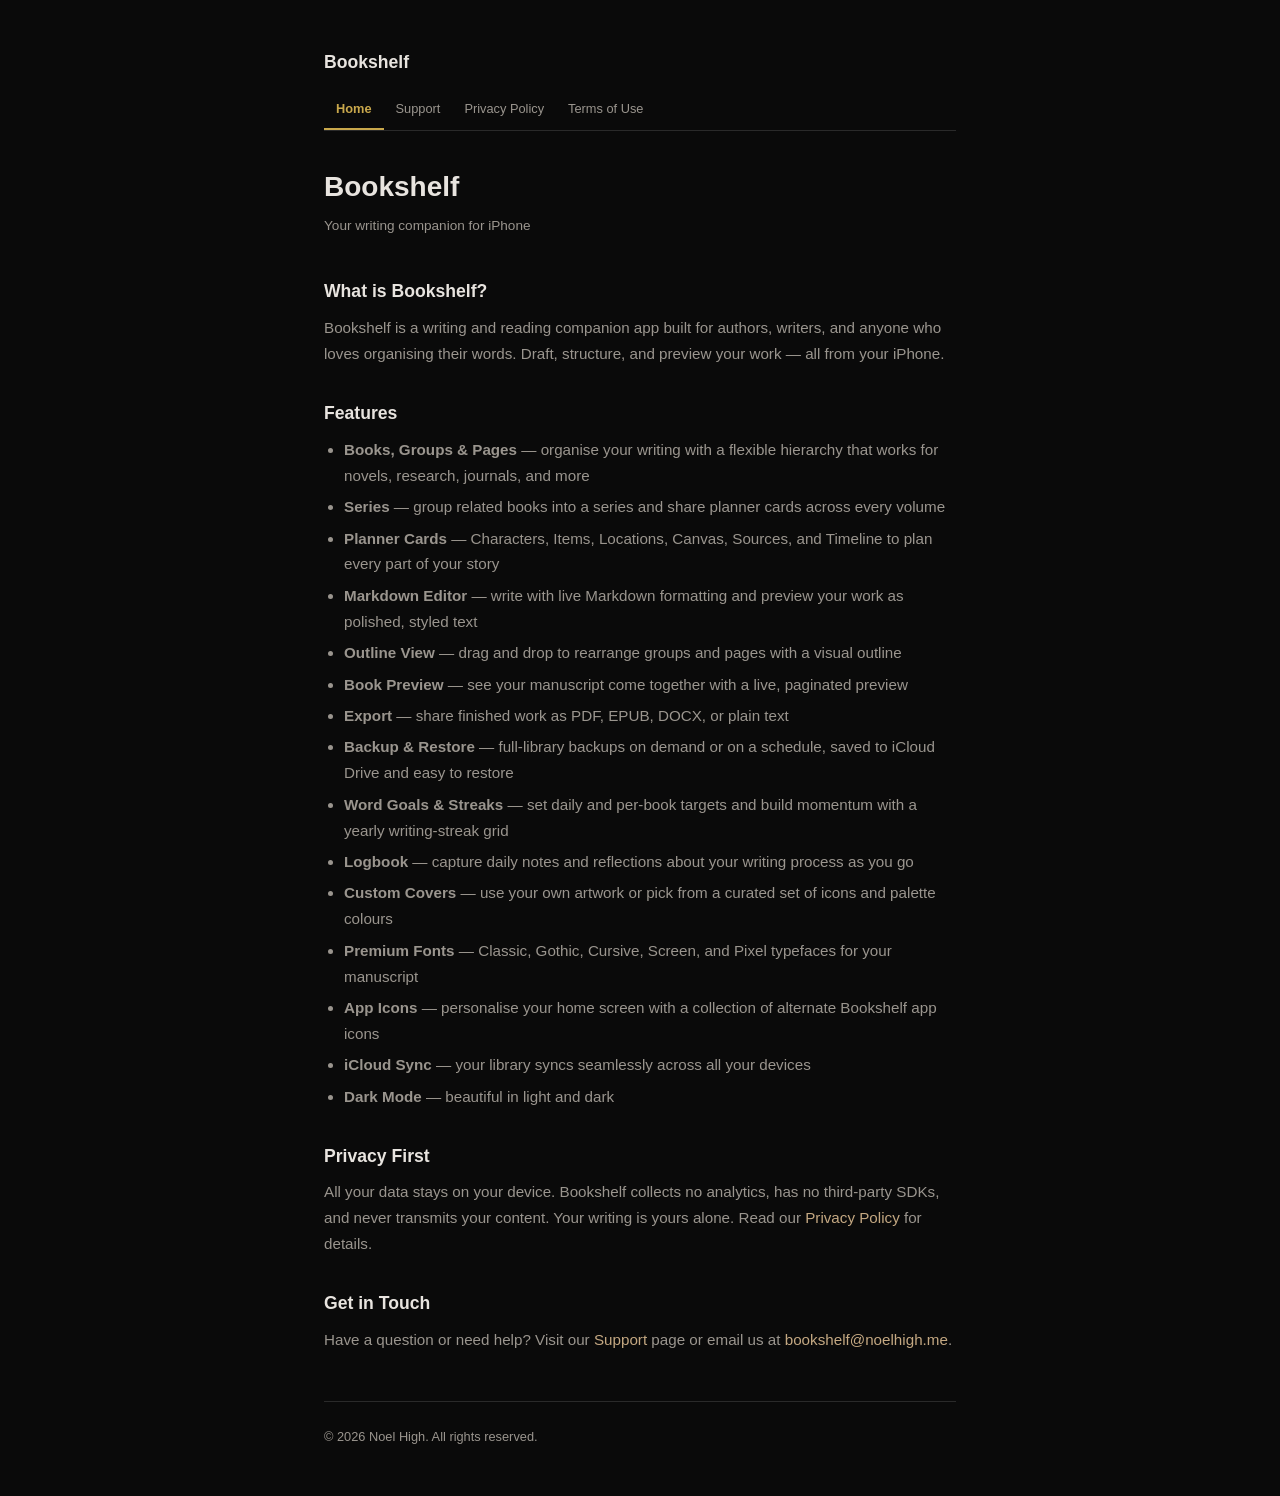
<file: index.html>
<!DOCTYPE html>
<html lang="en">
<head>
    <meta charset="UTF-8">
    <meta name="viewport" content="width=device-width, initial-scale=1.0">
    <title>Bookshelf — Writing Companion</title>
    <link rel="stylesheet" href="style.css">
</head>
<body>
    <nav class="nav">
        <span class="app-name">Bookshelf</span>
        <div class="tabs">
            <a href="index.html" class="active">Home</a>
            <a href="support.html">Support</a>
            <a href="privacy-policy.html">Privacy Policy</a>
            <a href="terms-of-use.html">Terms of Use</a>
        </div>
    </nav>

    <h1>Bookshelf</h1>
    <p class="updated">Your writing companion for iPhone</p>

    <h2>What is Bookshelf?</h2>
    <p>Bookshelf is a writing and reading companion app built for authors, writers, and anyone who loves organising their words. Draft, structure, and preview your work — all from your iPhone.</p>

    <h2>Features</h2>
    <ul>
        <li><strong>Books, Groups &amp; Pages</strong> — organise your writing with a flexible hierarchy that works for novels, research, journals, and more</li>
        <li><strong>Series</strong> — group related books into a series and share planner cards across every volume</li>
        <li><strong>Planner Cards</strong> — Characters, Items, Locations, Canvas, Sources, and Timeline to plan every part of your story</li>
        <li><strong>Markdown Editor</strong> — write with live Markdown formatting and preview your work as polished, styled text</li>
        <li><strong>Outline View</strong> — drag and drop to rearrange groups and pages with a visual outline</li>
        <li><strong>Book Preview</strong> — see your manuscript come together with a live, paginated preview</li>
        <li><strong>Export</strong> — share finished work as PDF, EPUB, DOCX, or plain text</li>
        <li><strong>Backup &amp; Restore</strong> — full-library backups on demand or on a schedule, saved to iCloud Drive and easy to restore</li>
        <li><strong>Word Goals &amp; Streaks</strong> — set daily and per-book targets and build momentum with a yearly writing-streak grid</li>
        <li><strong>Logbook</strong> — capture daily notes and reflections about your writing process as you go</li>
        <li><strong>Custom Covers</strong> — use your own artwork or pick from a curated set of icons and palette colours</li>
        <li><strong>Premium Fonts</strong> — Classic, Gothic, Cursive, Screen, and Pixel typefaces for your manuscript</li>
        <li><strong>App Icons</strong> — personalise your home screen with a collection of alternate Bookshelf app icons</li>
        <li><strong>iCloud Sync</strong> — your library syncs seamlessly across all your devices</li>
        <li><strong>Dark Mode</strong> — beautiful in light and dark</li>
    </ul>

    <h2>Privacy First</h2>
    <p>All your data stays on your device. Bookshelf collects no analytics, has no third-party SDKs, and never transmits your content. Your writing is yours alone. Read our <a href="privacy-policy.html">Privacy Policy</a> for details.</p>

    <h2>Get in Touch</h2>
    <p>Have a question or need help? Visit our <a href="support.html">Support</a> page or email us at <a href="mailto:bookshelf@noelhigh.me">bookshelf@noelhigh.me</a>.</p>

    <footer>&copy; 2026 Noel High. All rights reserved.</footer>
</body>
</html>
</file>
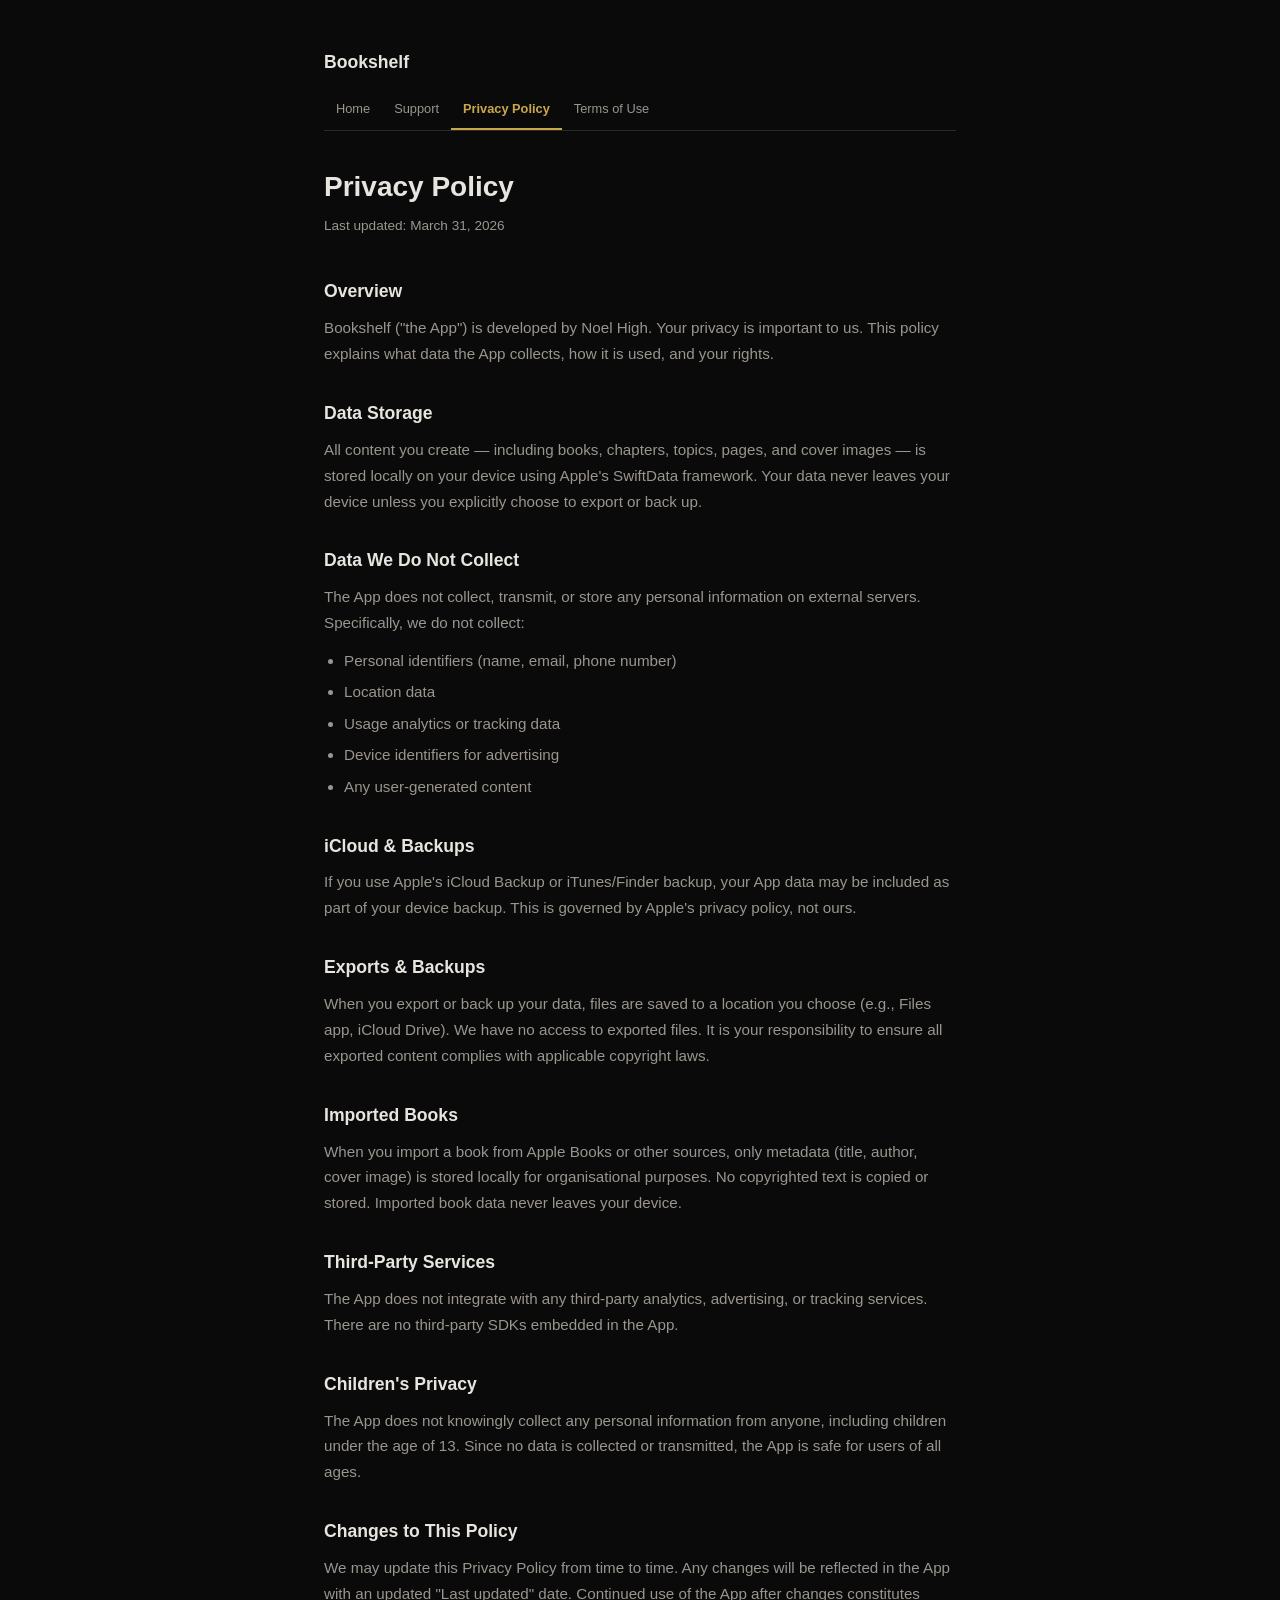
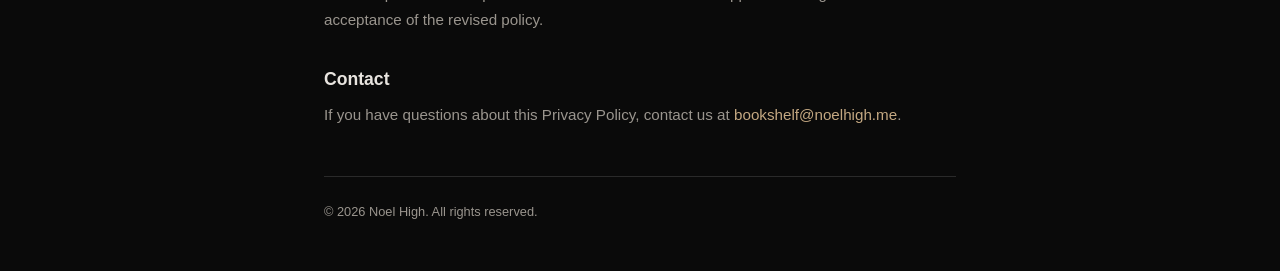
<file: privacy-policy.html>
<!DOCTYPE html>
<html lang="en">
<head>
    <meta charset="UTF-8">
    <meta name="viewport" content="width=device-width, initial-scale=1.0">
    <title>Privacy Policy — Bookshelf</title>
    <link rel="stylesheet" href="style.css">
</head>
<body>
    <nav class="nav">
        <span class="app-name">Bookshelf</span>
        <div class="tabs">
            <a href="index.html">Home</a>
            <a href="support.html">Support</a>
            <a href="privacy-policy.html" class="active">Privacy Policy</a>
            <a href="terms-of-use.html">Terms of Use</a>
        </div>
    </nav>

    <h1>Privacy Policy</h1>
    <p class="updated">Last updated: March 31, 2026</p>

    <h2>Overview</h2>
    <p>Bookshelf ("the App") is developed by Noel High. Your privacy is important to us. This policy explains what data the App collects, how it is used, and your rights.</p>

    <h2>Data Storage</h2>
    <p>All content you create — including books, chapters, topics, pages, and cover images — is stored locally on your device using Apple's SwiftData framework. Your data never leaves your device unless you explicitly choose to export or back up.</p>

    <h2>Data We Do Not Collect</h2>
    <p>The App does not collect, transmit, or store any personal information on external servers. Specifically, we do not collect:</p>
    <ul>
        <li>Personal identifiers (name, email, phone number)</li>
        <li>Location data</li>
        <li>Usage analytics or tracking data</li>
        <li>Device identifiers for advertising</li>
        <li>Any user-generated content</li>
    </ul>

    <h2>iCloud &amp; Backups</h2>
    <p>If you use Apple's iCloud Backup or iTunes/Finder backup, your App data may be included as part of your device backup. This is governed by Apple's privacy policy, not ours.</p>

    <h2>Exports &amp; Backups</h2>
    <p>When you export or back up your data, files are saved to a location you choose (e.g., Files app, iCloud Drive). We have no access to exported files. It is your responsibility to ensure all exported content complies with applicable copyright laws.</p>

    <h2>Imported Books</h2>
    <p>When you import a book from Apple Books or other sources, only metadata (title, author, cover image) is stored locally for organisational purposes. No copyrighted text is copied or stored. Imported book data never leaves your device.</p>

    <h2>Third-Party Services</h2>
    <p>The App does not integrate with any third-party analytics, advertising, or tracking services. There are no third-party SDKs embedded in the App.</p>

    <h2>Children's Privacy</h2>
    <p>The App does not knowingly collect any personal information from anyone, including children under the age of 13. Since no data is collected or transmitted, the App is safe for users of all ages.</p>

    <h2>Changes to This Policy</h2>
    <p>We may update this Privacy Policy from time to time. Any changes will be reflected in the App with an updated "Last updated" date. Continued use of the App after changes constitutes acceptance of the revised policy.</p>

    <h2>Contact</h2>
    <p>If you have questions about this Privacy Policy, contact us at <a href="mailto:bookshelf@noelhigh.me">bookshelf@noelhigh.me</a>.</p>

    <footer>&copy; 2026 Noel High. All rights reserved.</footer>
</body>
</html>
</file>
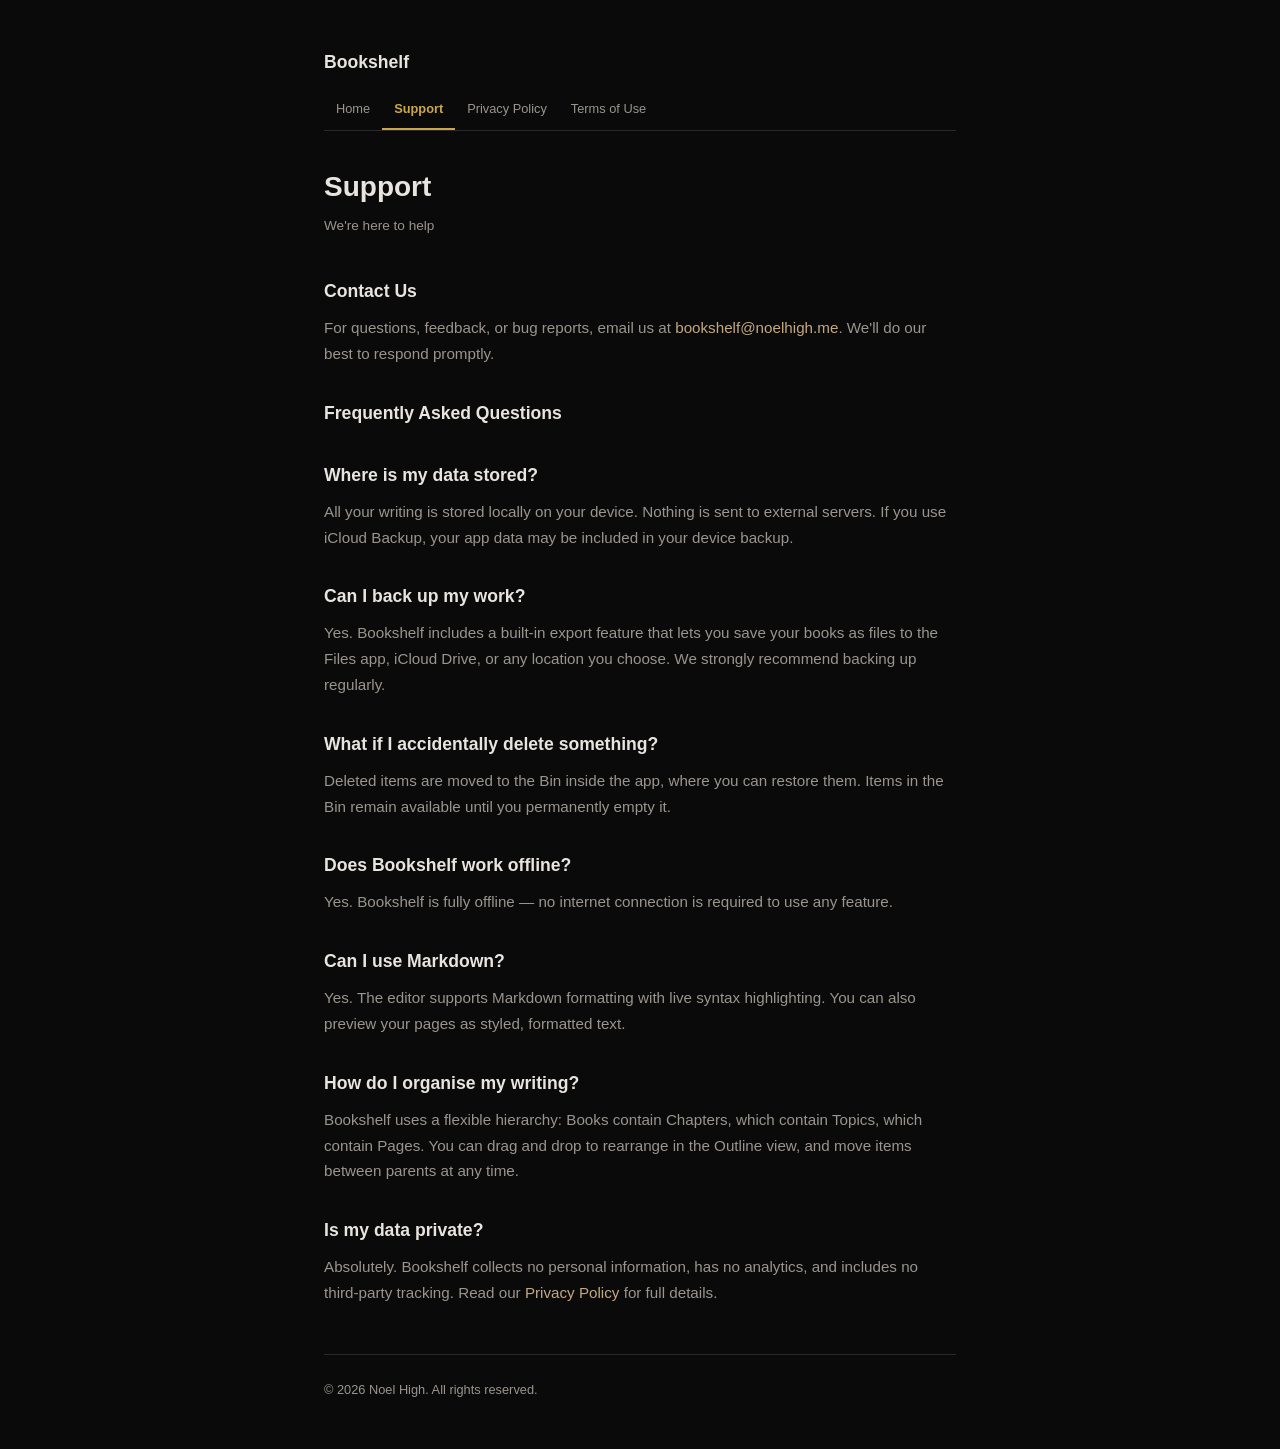
<file: support.html>
<!DOCTYPE html>
<html lang="en">
<head>
    <meta charset="UTF-8">
    <meta name="viewport" content="width=device-width, initial-scale=1.0">
    <title>Support — Bookshelf</title>
    <link rel="stylesheet" href="style.css">
</head>
<body>
    <nav class="nav">
        <span class="app-name">Bookshelf</span>
        <div class="tabs">
            <a href="index.html">Home</a>
            <a href="support.html" class="active">Support</a>
            <a href="privacy-policy.html">Privacy Policy</a>
            <a href="terms-of-use.html">Terms of Use</a>
        </div>
    </nav>

    <h1>Support</h1>
    <p class="updated">We're here to help</p>

    <h2>Contact Us</h2>
    <p>For questions, feedback, or bug reports, email us at <a href="mailto:bookshelf@noelhigh.me">bookshelf@noelhigh.me</a>. We'll do our best to respond promptly.</p>

    <h2>Frequently Asked Questions</h2>

    <h2>Where is my data stored?</h2>
    <p>All your writing is stored locally on your device. Nothing is sent to external servers. If you use iCloud Backup, your app data may be included in your device backup.</p>

    <h2>Can I back up my work?</h2>
    <p>Yes. Bookshelf includes a built-in export feature that lets you save your books as files to the Files app, iCloud Drive, or any location you choose. We strongly recommend backing up regularly.</p>

    <h2>What if I accidentally delete something?</h2>
    <p>Deleted items are moved to the Bin inside the app, where you can restore them. Items in the Bin remain available until you permanently empty it.</p>

    <h2>Does Bookshelf work offline?</h2>
    <p>Yes. Bookshelf is fully offline — no internet connection is required to use any feature.</p>

    <h2>Can I use Markdown?</h2>
    <p>Yes. The editor supports Markdown formatting with live syntax highlighting. You can also preview your pages as styled, formatted text.</p>

    <h2>How do I organise my writing?</h2>
    <p>Bookshelf uses a flexible hierarchy: Books contain Chapters, which contain Topics, which contain Pages. You can drag and drop to rearrange in the Outline view, and move items between parents at any time.</p>

    <h2>Is my data private?</h2>
    <p>Absolutely. Bookshelf collects no personal information, has no analytics, and includes no third-party tracking. Read our <a href="privacy-policy.html">Privacy Policy</a> for full details.</p>

    <footer>&copy; 2026 Noel High. All rights reserved.</footer>
</body>
</html>
</file>
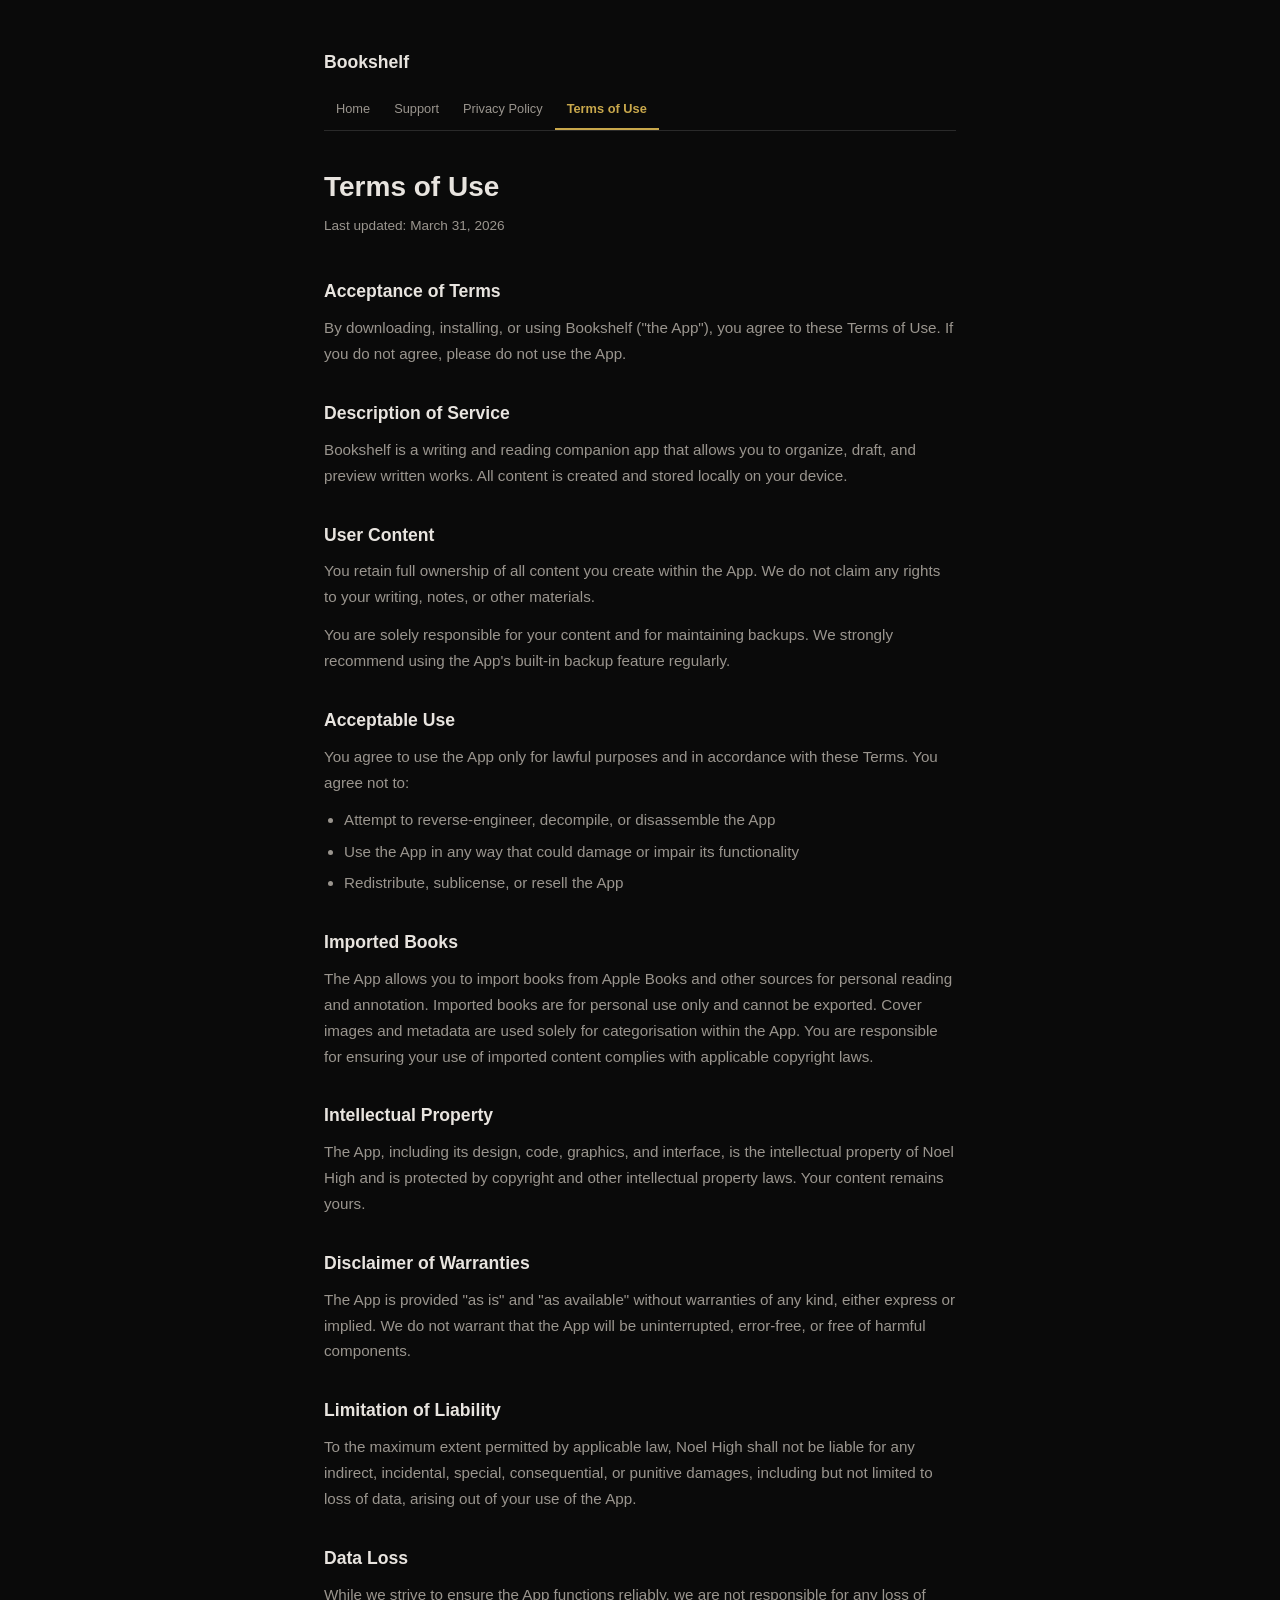
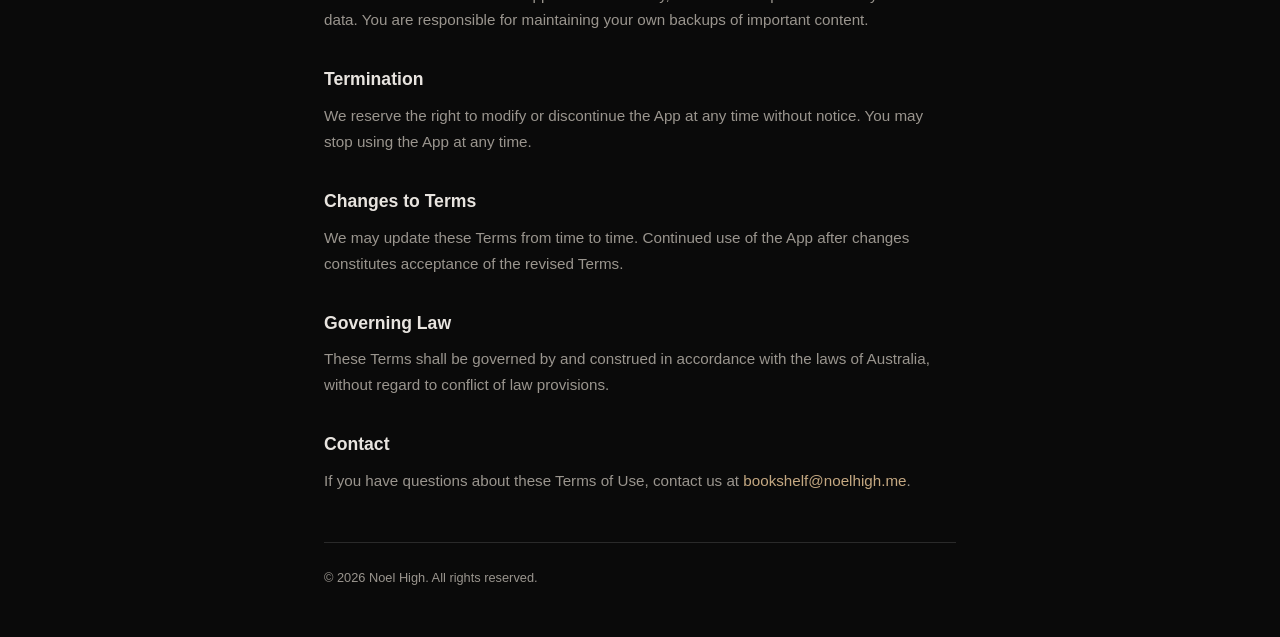
<file: terms-of-use.html>
<!DOCTYPE html>
<html lang="en">
<head>
    <meta charset="UTF-8">
    <meta name="viewport" content="width=device-width, initial-scale=1.0">
    <title>Terms of Use — Bookshelf</title>
    <link rel="stylesheet" href="style.css">
</head>
<body>
    <nav class="nav">
        <span class="app-name">Bookshelf</span>
        <div class="tabs">
            <a href="index.html">Home</a>
            <a href="support.html">Support</a>
            <a href="privacy-policy.html">Privacy Policy</a>
            <a href="terms-of-use.html" class="active">Terms of Use</a>
        </div>
    </nav>

    <h1>Terms of Use</h1>
    <p class="updated">Last updated: March 31, 2026</p>

    <h2>Acceptance of Terms</h2>
    <p>By downloading, installing, or using Bookshelf ("the App"), you agree to these Terms of Use. If you do not agree, please do not use the App.</p>

    <h2>Description of Service</h2>
    <p>Bookshelf is a writing and reading companion app that allows you to organize, draft, and preview written works. All content is created and stored locally on your device.</p>

    <h2>User Content</h2>
    <p>You retain full ownership of all content you create within the App. We do not claim any rights to your writing, notes, or other materials.</p>
    <p>You are solely responsible for your content and for maintaining backups. We strongly recommend using the App's built-in backup feature regularly.</p>

    <h2>Acceptable Use</h2>
    <p>You agree to use the App only for lawful purposes and in accordance with these Terms. You agree not to:</p>
    <ul>
        <li>Attempt to reverse-engineer, decompile, or disassemble the App</li>
        <li>Use the App in any way that could damage or impair its functionality</li>
        <li>Redistribute, sublicense, or resell the App</li>
    </ul>

    <h2>Imported Books</h2>
    <p>The App allows you to import books from Apple Books and other sources for personal reading and annotation. Imported books are for personal use only and cannot be exported. Cover images and metadata are used solely for categorisation within the App. You are responsible for ensuring your use of imported content complies with applicable copyright laws.</p>

    <h2>Intellectual Property</h2>
    <p>The App, including its design, code, graphics, and interface, is the intellectual property of Noel High and is protected by copyright and other intellectual property laws. Your content remains yours.</p>

    <h2>Disclaimer of Warranties</h2>
    <p>The App is provided "as is" and "as available" without warranties of any kind, either express or implied. We do not warrant that the App will be uninterrupted, error-free, or free of harmful components.</p>

    <h2>Limitation of Liability</h2>
    <p>To the maximum extent permitted by applicable law, Noel High shall not be liable for any indirect, incidental, special, consequential, or punitive damages, including but not limited to loss of data, arising out of your use of the App.</p>

    <h2>Data Loss</h2>
    <p>While we strive to ensure the App functions reliably, we are not responsible for any loss of data. You are responsible for maintaining your own backups of important content.</p>

    <h2>Termination</h2>
    <p>We reserve the right to modify or discontinue the App at any time without notice. You may stop using the App at any time.</p>

    <h2>Changes to Terms</h2>
    <p>We may update these Terms from time to time. Continued use of the App after changes constitutes acceptance of the revised Terms.</p>

    <h2>Governing Law</h2>
    <p>These Terms shall be governed by and construed in accordance with the laws of Australia, without regard to conflict of law provisions.</p>

    <h2>Contact</h2>
    <p>If you have questions about these Terms of Use, contact us at <a href="mailto:bookshelf@noelhigh.me">bookshelf@noelhigh.me</a>.</p>

    <footer>&copy; 2026 Noel High. All rights reserved.</footer>
</body>
</html>
</file>
<file: style.css>
:root {
    --bg: #0a0a0a;
    --text: #e8e4df;
    --muted: #9a958e;
    --border: #2a2a2a;
    --accent: #c4a882;
}

* {
    margin: 0;
    padding: 0;
    box-sizing: border-box;
}

body {
    font-family: -apple-system, BlinkMacSystemFont, "Segoe UI", Roboto, Helvetica, Arial, sans-serif;
    background: var(--bg);
    color: var(--text);
    line-height: 1.7;
    padding: 3rem 1.5rem;
    max-width: 680px;
    margin: 0 auto;
    position: relative;
}


h1 {
    font-size: 1.75rem;
    font-weight: 700;
    margin-bottom: 0.25rem;
}

.updated {
    font-size: 0.85rem;
    color: var(--muted);
    margin-bottom: 2.5rem;
}

h2 {
    font-size: 1.1rem;
    font-weight: 600;
    margin-top: 2rem;
    margin-bottom: 0.5rem;
}

p, ul {
    font-size: 0.95rem;
    color: var(--muted);
    margin-bottom: 0.75rem;
}

ul {
    padding-left: 1.25rem;
}

li {
    margin-bottom: 0.35rem;
}

a {
    color: var(--accent);
    text-decoration: none;
}

a:hover {
    text-decoration: underline;
}

.nav {
    margin-bottom: 2rem;
}

.nav .app-name {
    font-weight: 700;
    font-size: 1.1rem;
    color: var(--text);
    display: block;
    margin-bottom: 0.75rem;
}

.nav .tabs {
    display: flex;
    gap: 0;
    border-bottom: 1px solid var(--border);
}

.nav .tabs a {
    padding: 0.5rem 0.75rem;
    font-size: 0.8rem;
    color: var(--muted);
    font-weight: 400;
    border-bottom: 2px solid transparent;
    transition: color 0.2s, border-color 0.2s, font-weight 0.2s;
}

.nav .tabs a.active {
    color: #c9a84c;
    font-weight: 600;
    border-bottom-color: #c9a84c;
    pointer-events: none;
}

footer {
    margin-top: 3rem;
    padding-top: 1.5rem;
    border-top: 1px solid var(--border);
    font-size: 0.8rem;
    color: var(--muted);
}
</file>
